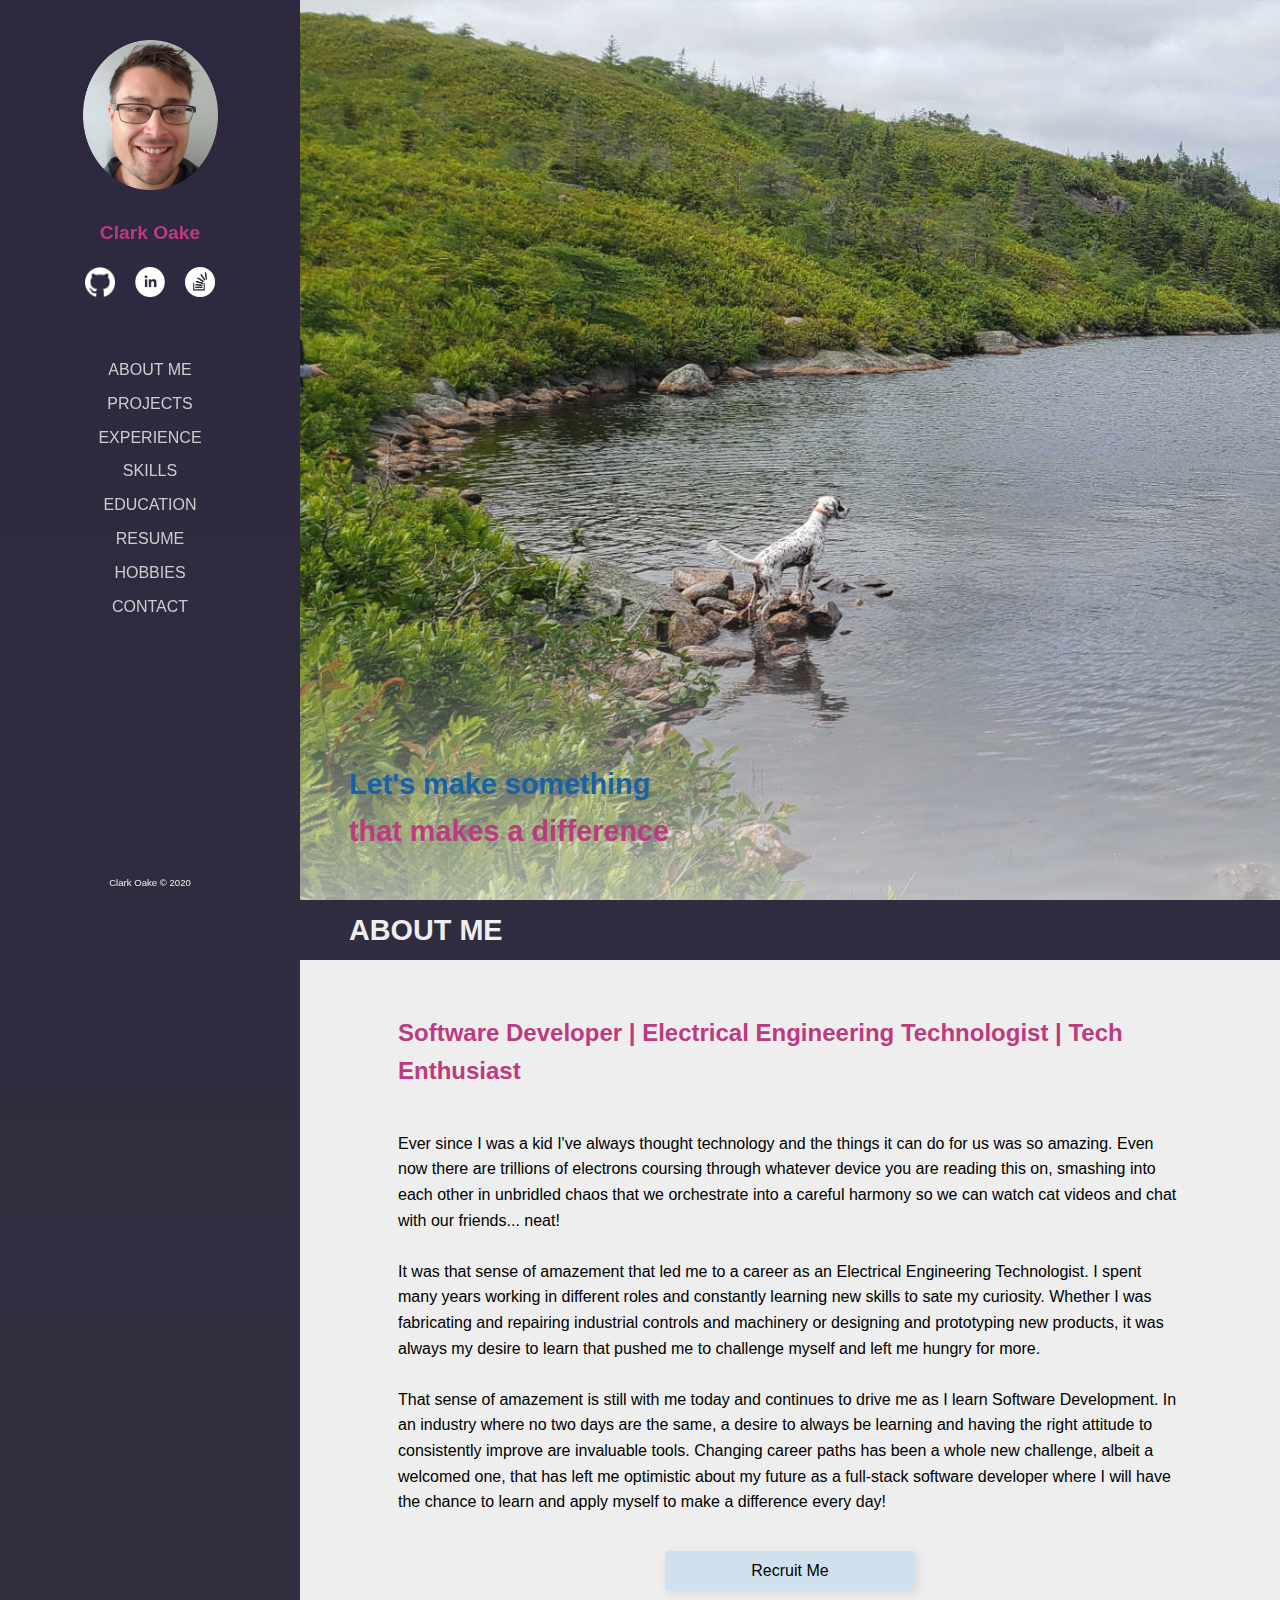
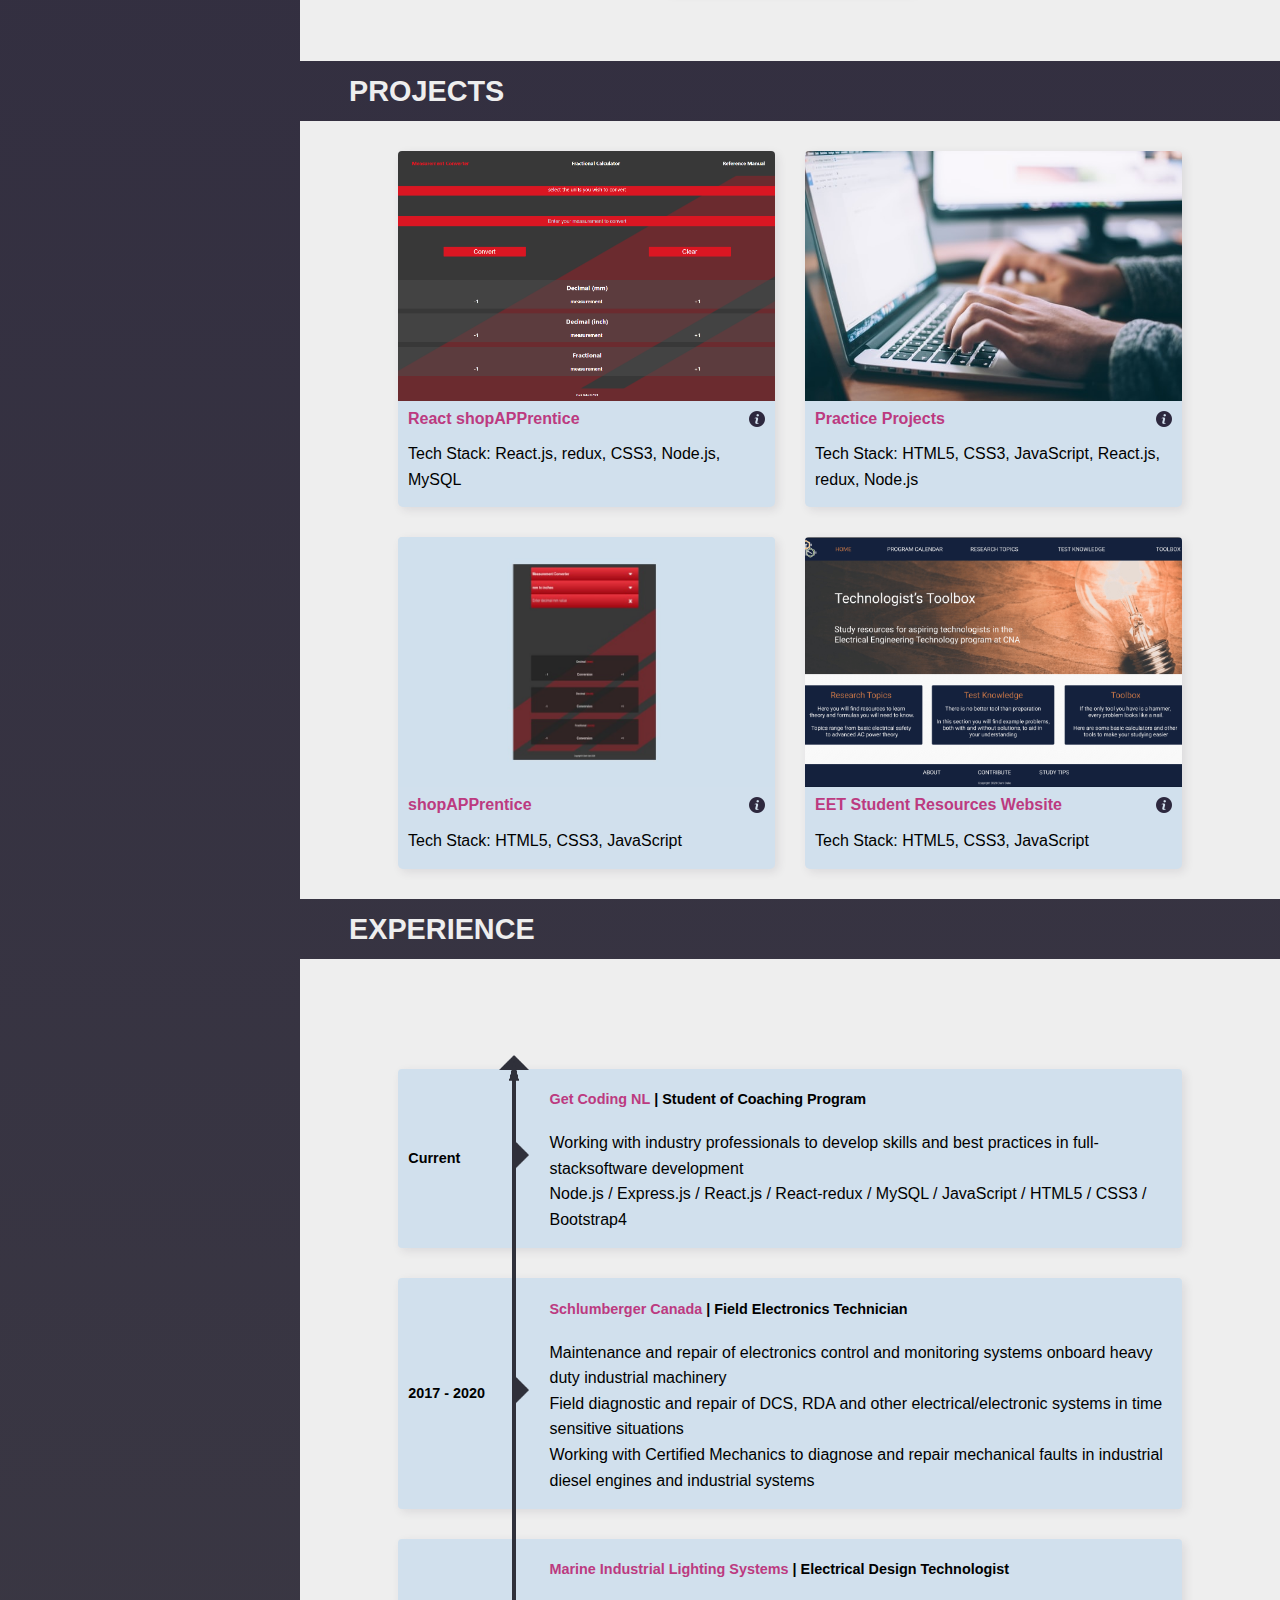
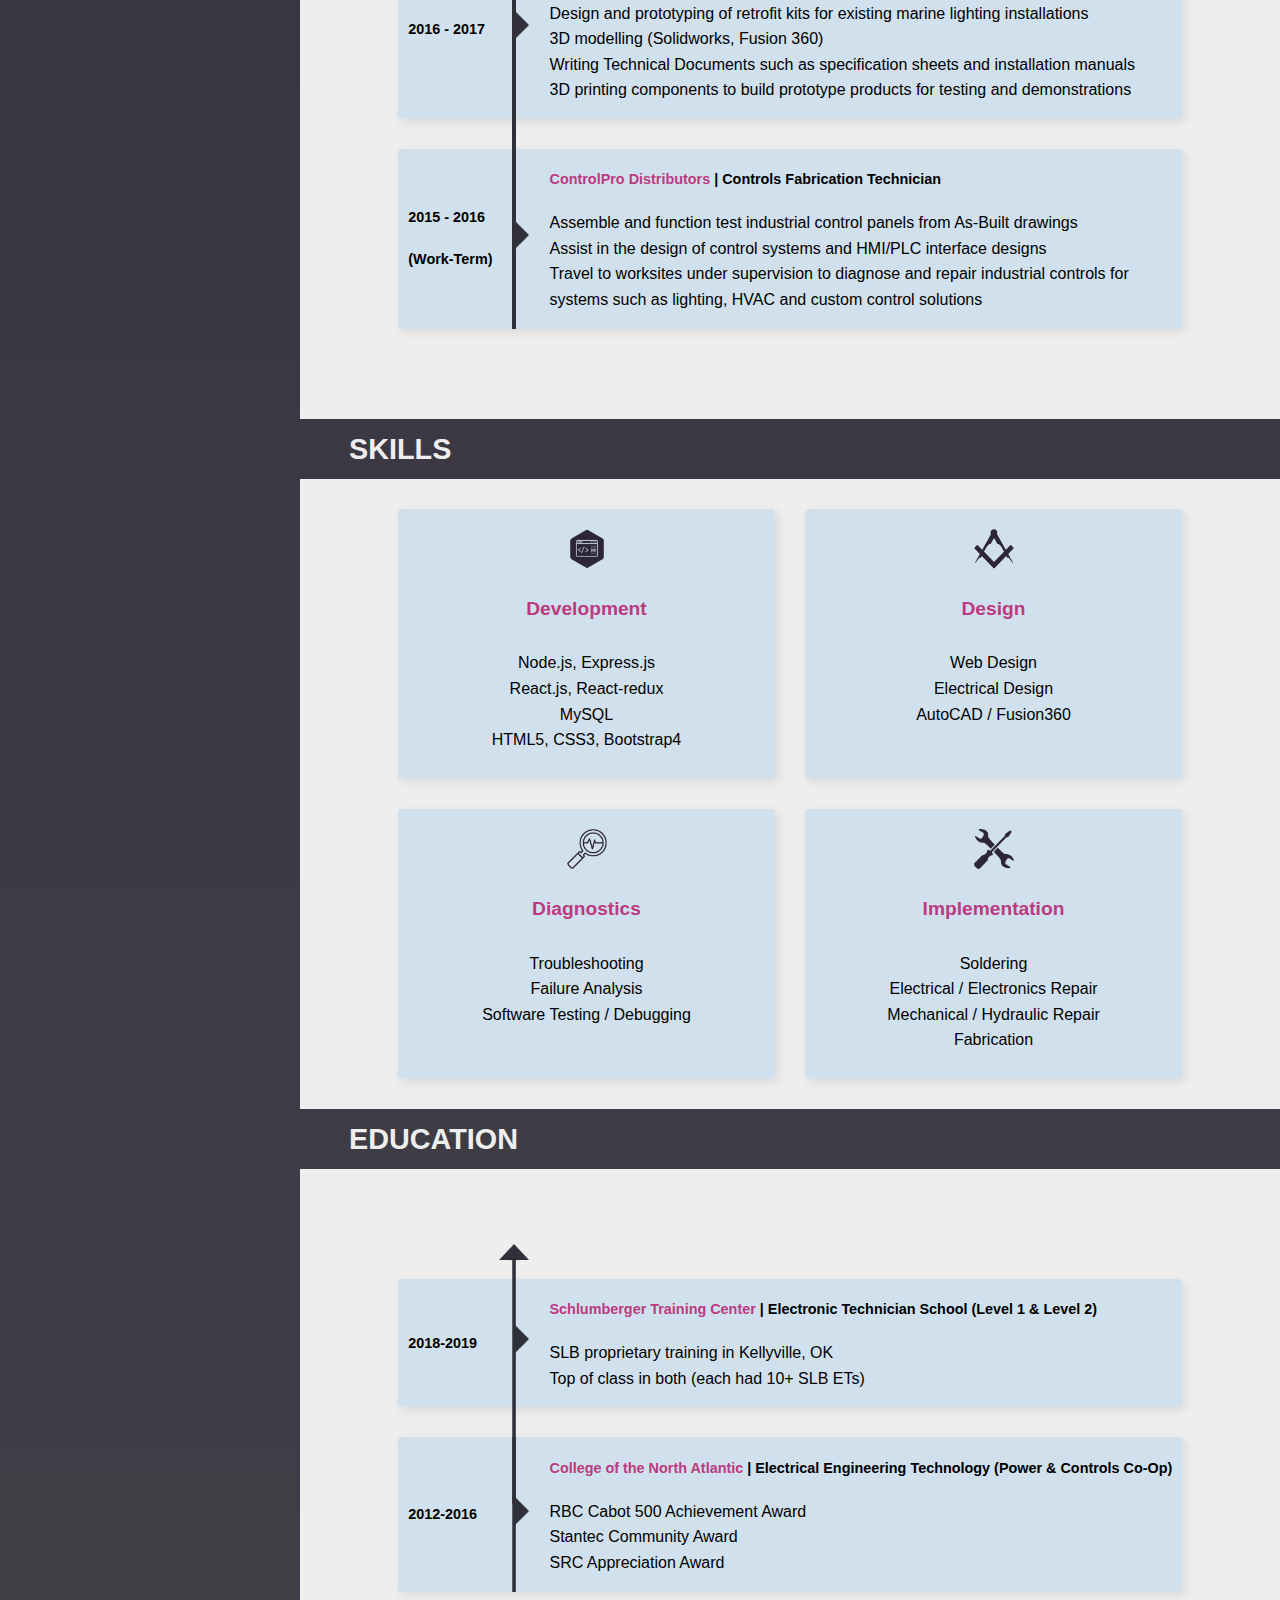
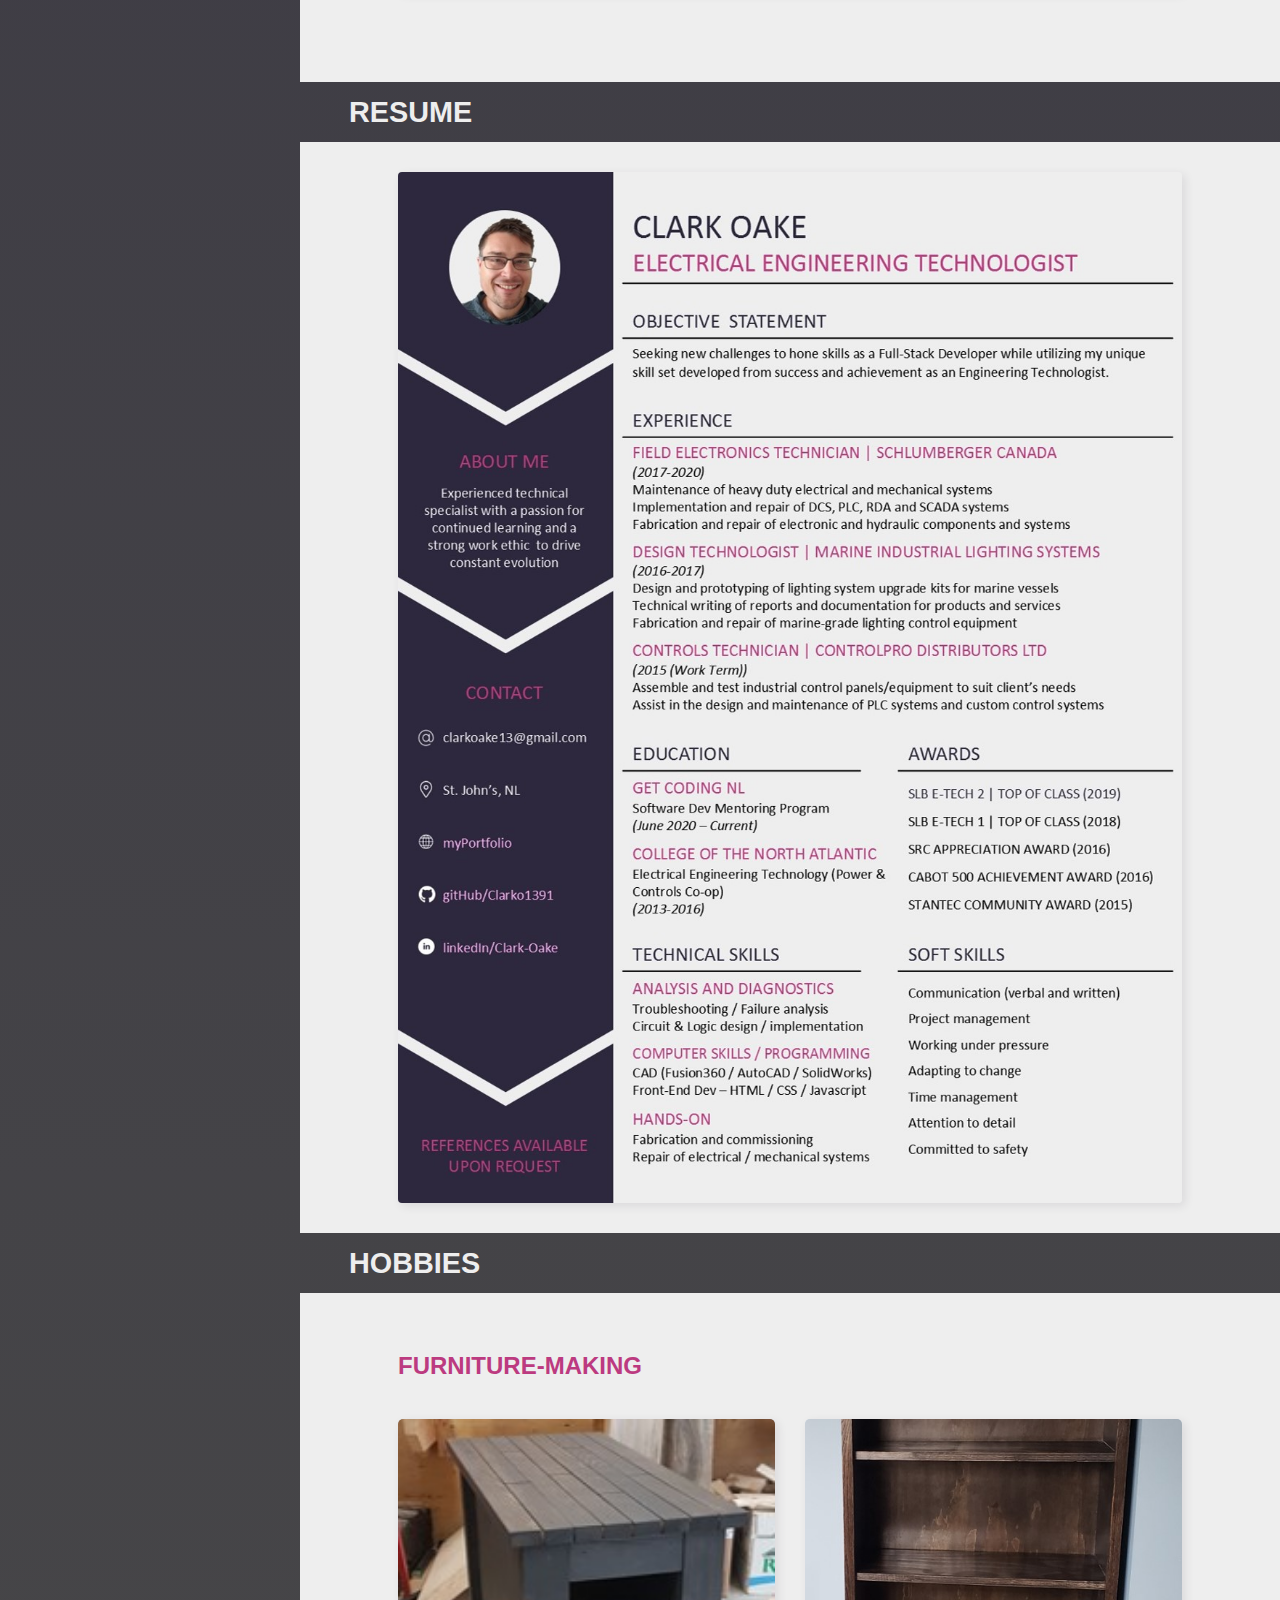
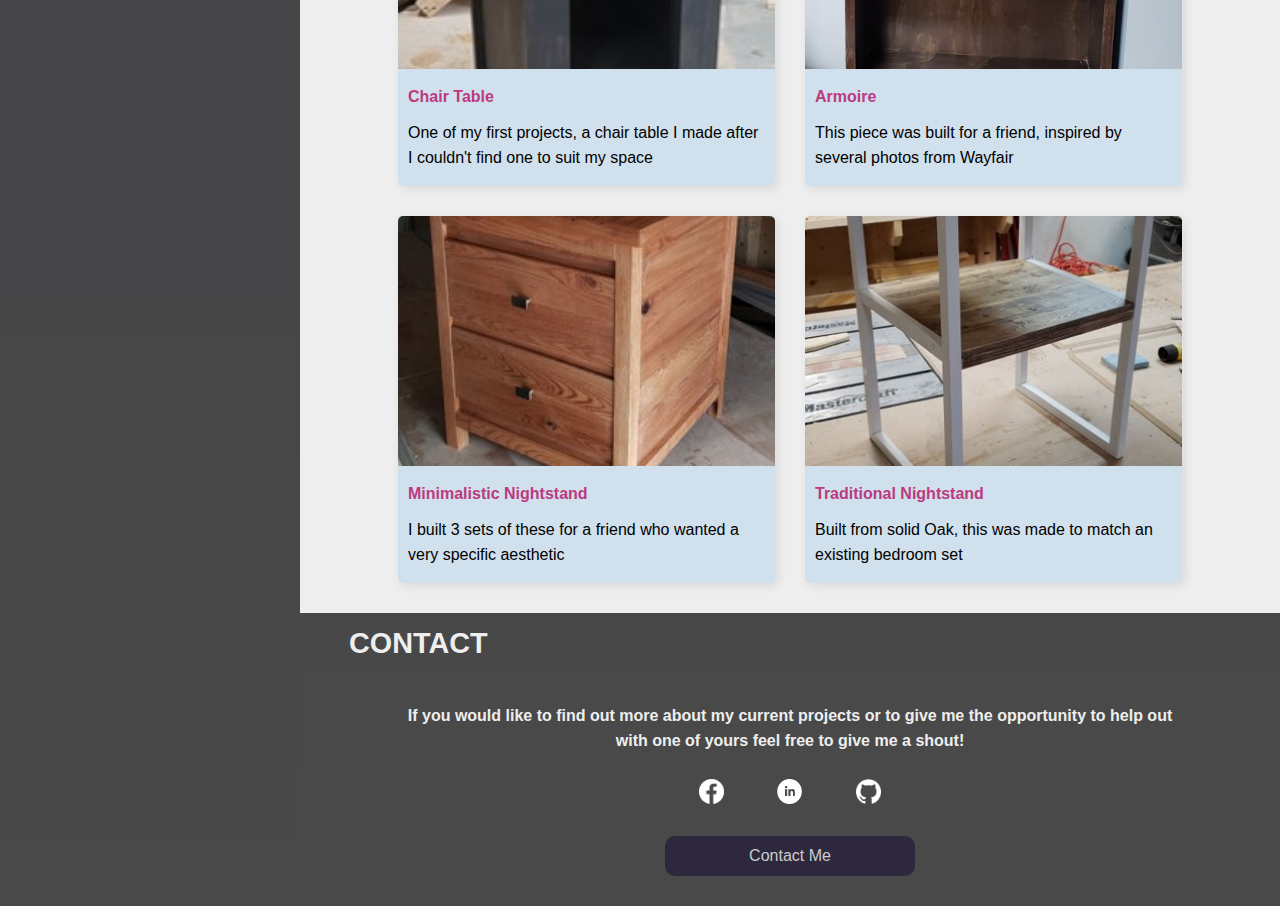
<file: index.html>
<!DOCTYPE html>
<html>
<head>
    <meta charset='utf-8'>
    <meta http-equiv='X-UA-Compatible' content='IE=edge'>
    <title>Clark Oake | Welcome</title>
    <meta name='viewport' content='width=device-width, initial-scale=1'>
    <link rel='stylesheet' type='text/css' media='screen' href='style.css'>
</head>
<body>

<!-- Sidebar -->
    <div id="sidebar">
        <div id="topContainer">
        <div id="portraitBox"><img src="./img/portrait.png" alt="its me" id="portrait" height="150px" width="135px"></div>
            <div id="intro"><p class="largeScreen"><strong> Clark Oake </strong></p><p class="smallScreen"><strong> Clark Oake </strong> <br>Software Developer | Engineering Technologist | Tech Enthusiast</p></div>
            <div id="navIcons">
                <div class="navBox"><a href="https://github.com/Clarko1391" target="_blank"><img class="largeScreen navIcon" src="./img/github.png" alt="Github" width="30px" height="30px"><img class="smallScreen navIcon" src="./img/github.png" alt="Github" width="20px" height="20px"></a></div>
                <div class="navBox"><a href="https://www.linkedin.com/in/clark-oake-483954112/" target="_blank"><img class="largeScreen navIcon" src="./img/linkedin.png" alt="Linkedin" width="30px" height="30px"><img class="smallScreen navIcon" src="./img/linkedin.png" alt="Linkedin" width="20px" height="20px"></a></div>
                <div class="navBox"><a href="https://stackoverflow.com/users/13834460/clark-oake" target="_blank"><img class="largeScreen navIcon" src="./img/stackoverflow.png" alt="Stackoverflow" width="30px" height="30px"><img class="smallScreen navIcon" src="./img/stackoverflow.png" alt="Stackoverflow" width="20px" height="20px"></a></div>
            </div>
            <div id="menu"><img src="./img/menu.png" alt="menu" id="menuIcon" height="20px" width="20px"></div>
            <div id="navLinks">
                <ul>
                    <li class="nav"><button class="link" id="aboutMeButton">ABOUT ME</button></li>
                    <li class="nav"><button class="link" id="projectsButton">PROJECTS</button></li>
                    <li class="nav"><button class="link" id="experienceButton">EXPERIENCE</button></li>
                    <li class="nav"><button class="link" id="skillsButton">SKILLS</button></li>
                    <li class="nav"><button class="link" id="educationButton">EDUCATION</button></li>
                    <li class="nav"><button class="link" id="resumeButton">RESUME</button></li>
                    <li class="nav"><button class="link" id="hobbiesButton">HOBBIES</button></li>
                    <li class="nav"><button class="link" id="contactButton">CONTACT</button></li>
                </ul>
            </div>
        </div>
        <div id="bottomContainer">
            <p>Clark Oake &copy; 2020</p>
        </div>
    </div>

<!-- Main Sections -->
    <div id="main"> <!-- 1st div to position content past sidebar-->
        <div class="window">
            <div id="sbBG">
                <img src="./img/sbBG.png" alt="gradient" id="gradientBG">
            </div>
        </div>
        <div class="wrapper"> <!-- 2nd div to position content-->
            <!-- Showcase -->
            <section id="showcase">
                <div class="bgImage"></div>
                <div class="textWrapper">
                    <h1></h1>
                    <h2>Let's make something <strong> <br> that makes a difference </strong></strong></h2>
                </div>
            </section>

            <!-- About Me -->
            <div class="sectionTitle" id="aMHeader"><h2>About me</h2></div>
            <section id="aboutMe">
                <div class="sectionWrapper">
                <h3>Software Developer | Electrical Engineering Technologist | Tech Enthusiast</h3>
                <p>Ever since I was a kid I've always thought technology and the things it can do for us was so amazing. Even now there are trillions of electrons coursing through whatever device you are reading this on, smashing into each other in unbridled chaos that we orchestrate into a careful harmony so we can watch cat videos and chat with our friends... neat! <br><br>
 
                    It was that sense of amazement that led me to a career as an Electrical Engineering Technologist. I spent many years working in different roles and constantly learning new skills to sate my curiosity. Whether I was fabricating and repairing industrial controls and machinery or designing and prototyping new products, it was always my desire to learn that pushed me to challenge myself and left me hungry for more.<br> <br>
                    
                    That sense of amazement is still with me today and continues to drive me as I learn Software Development. In an industry where no two days are the same, a desire to always be learning and having the right attitude to consistently improve are invaluable tools. Changing career paths has been a whole new challenge, albeit a welcomed one, that has left me optimistic about my future as a full-stack software developer where I will have the chance to learn and apply myself to make a difference every day!
                </p> 
                <button id="recruitMe">Recruit Me</button>
            </section>

            <!-- Projects -->
            <div class="sectionTitle" id="projectsHeader"><h2>Projects</h2></div>
            <section id="projects">
                <div class="sectionWrapper">
                    <div class="gridBox" id="project">
                        <div class="projectBox">
                            <div class="projectMain" id="pBox" onTouchStart="">
                                <div class="projectImage" id="pImg2"></div>
                                <div class="projectTitle">
                                    <h4>React shopAPPrentice</h4>
                                    <img src='./img/infoTag.png' class="projectInfoTag"></img>
                                </div>
                                <p>Tech Stack: React.js, redux, CSS3, Node.js, MySQL</p>
                            </div>
                            <div class="projectDescription" id="pBoxDesc">
                                <p class="pDesc">After completing the first version of this app, I decided to rewrite it into React-redux as a learning experience and to improve the functionality of the app immensely! Although the front-end components are mostly complete, this full-stack project is still a work in progress</p>
                                <button class="projectLink"><a href="https://github.com/Clarko1391/React-Redux-Shop-APPrentice" target="_blank">Check it out on Github</a></button>
                            </div>
                        </div>
                        <div class="projectBox">
                            <div class="projectMain" id="pBox" onTouchStart="">
                                <div class="projectImage" id="pImg4"></div>
                                <div class="projectTitle">
                                    <h4>Practice Projects</h4>
                                    <img src='./img/infoTag.png' class="projectInfoTag"></img>
                                </div>
                                <p>Tech Stack: HTML5, CSS3, JavaScript, React.js, redux, Node.js</p>
                            </div>
                            <div class="projectDescription" id="pBoxDesc">
                                <p class="pDesc">This is a Github repo filled with several small projects I built while I was learning to code various languages and frameworks. They are mostly simple applications with basic styling but I put my twist on them where I could and learned a lot in the process!</p>
                                <div class="pBoxButtonOverflow">
                                    <button class="projectLink-small"><a href="https://github.com/Clarko1391/JavaScript-Practice" target="_blank">JavaScript</a></button>
                                    <button class="projectLink-small"><a href="https://github.com/Clarko1391/React-Practice" target="_blank">React.js</a></button>
                                </div>
                                <div class="pBoxButtonOverflow">
                                    <button class="projectLink-small"><a href="https://github.com/Clarko1391/reduxPractice" target="_blank">React-Redux</a></button>
                                    <button class="projectLink-small"><a href="https://github.com/Clarko1391/Node-Practice" target="_blank">Node.js</a></button>
                                </div>
                            </div>
                        </div>
                        <div class="projectBox">
                            <div class="projectMain"  id="pBox" onTouchStart="">
                                <div class="projectImage" id="pImg1"></div>
                                <div class="projectTitle">
                                    <h4>shopAPPrentice</h4>
                                    <img src='./img/infoTag.png' class="projectInfoTag"></img>
                                </div>    
                                <p>Tech Stack: HTML5, CSS3, JavaScript</p>
                            </div>
                            <div class="projectDescription" id="pBoxDesc">
                                <p class="pDesc">After using the "measure twice, cut once" ideology and coming up short one too many times I realized the problem may not be the tape measure! I built this app to take some of the guess work out of converting from metric to imperial when I'm working in my shop!</p>
                                <button class="projectLink"><a href="https://clarko1391.github.io/Shop-APPrentice/" target="_blank">Take a closer look</a></button>
                                <button class="projectLink"><a href="https://github.com/Clarko1391/Shop-APPrentice" target="_blank">Check it out on Github</a></button>
                            </div>
                        </div>
                        <div class="projectBox">
                            <div class="projectMain" id="pBox" onTouchStart="">
                                <div class="projectImage" id="pImg3"></div>
                                <div class="projectTitle">
                                    <h4>EET Student Resources Website</h4>
                                    <img src='./img/infoTag.png' class="projectInfoTag"></img>
                                </div>
                                <p>Tech Stack: HTML5, CSS3, JavaScript</p>
                            </div>
                            <div class="projectDescription" id="pBoxDesc">
                                <p class="pDesc">A website I am building in cooperation with one of my past college professors from the Electrical Engineering Technology program at the College of the North Atlantic. This website is still in the very early stages but it is meant to be a homepage for students to access curated lessons, content and applications to help them succeed in their studies</p>
                                <button class="projectLink"><a href="https://clarko1391.github.io/EET-Resources-Website/" target="_blank">Take a closer look</a></button>
                                <button class="projectLink"><a href="https://github.com/Clarko1391/EET-Resources-Website" target="_blank">Check it out on Github</a></button>
                            </div>
                        </div>
                        
                    </div>
                </div>
            </section>

            <!-- Experience -->
            <div class="sectionTitle" id="experienceHeader"><h2>Experience</h2></div>
            <section id="experience">
                <div class="sectionWrapper">
                    <div class="timelineBox">
                        <div class="expWrapper">
                            <div class="expBox topBox">
                                <div class="date"><h4>Current</h4></div>
                                <div class="arrow"><img id="expArrow1" src="./img/timelinearrow.png" alt="timelineArrow"><img class="arrowHead" id="expArrowHead" src="./img/arrowhead.png" alt="arrowHead"><img src="./img/arrow.png" alt="entryArrow" height="30px" width="15px"></div>
                                <div class="expContent">
                                    <h4><strong>Get Coding NL</strong>     |     Student of Coaching Program</h4>
                                    <p>Working with industry professionals to develop skills and best practices in full-stacksoftware development <br>
                                        Node.js / Express.js / React.js / React-redux / MySQL / JavaScript / HTML5 / CSS3 / Bootstrap4</p>
                                </div>
                            </div>
                            <div class="expBox">
                                <div class="date"><h4>2017 - 2020</h4></div>
                                <div class="arrow"><img src="./img/arrow.png" alt="entryArrow" height="30px" width="15px"></div>
                                <div class="expContent">
                                    <h4><strong>Schlumberger Canada</strong>      |     Field Electronics Technician</h4>
                                    <p>Maintenance and repair of electronics control and monitoring systems onboard heavy duty industrial machinery <br>
                                        Field diagnostic and repair of DCS, RDA and other electrical/electronic systems in time sensitive situations <br>
                                        Working with Certified Mechanics to diagnose and repair mechanical faults in industrial diesel engines and industrial systems</p>
                                </div>
                            </div>
                            <div class="expBox">
                                <div class="date"><h4>2016 - 2017</h4></div>
                                <div class="arrow"><img src="./img/arrow.png" alt="entryArrow" height="30px" width="15px"></div>
                                <div class="expContent">
                                    <h4><strong>Marine Industrial Lighting Systems</strong>      |     Electrical Design Technologist</h4>
                                    <p>Design and prototyping of retrofit kits for existing marine lighting installations <br>
                                        3D modelling (Solidworks, Fusion 360) <br>
                                        Writing Technical Documents such as specification sheets and installation manuals <br>
                                        3D printing components to build prototype products for testing and demonstrations</p>
                                </div>
                            </div>
                            <div class="expBox bottomArrow">
                                <div class="date"><h4>2015 - 2016 </h4> <h4>(Work-Term)</h4></div>
                                <div class="arrow"><img id="expArrow2" src="./img/timelinearrow.png" alt="timelineArrow"><img src="./img/arrow.png" alt="entryArrow" height="30px" width="15px"></div>
                                <div class="expContent">
                                    <h4><strong>ControlPro Distributors</strong>      |     Controls Fabrication Technician</h4>
                                    <p>Assemble and function test industrial control panels from As-Built drawings <br>
                                        Assist in the design of control systems and HMI/PLC interface designs <br>
                                        Travel to worksites under supervision to diagnose and repair industrial controls for systems such as lighting, HVAC and custom control solutions</p>
                                </div>
                            </div>
                        </div>
                    </div>
                </div>
            </section>

            <!-- Skills -->
            <div class="sectionTitle" id="skillsHeader"><h2>Skills</h2></div>
            <section id="skills">
                <div class="sectionWrapper">
                    <div id="skill">
                        <div class="skillBox">
                            <div class="skillIcons"><img src="./img/Skills4.png" alt="CSS" class="skillIcon"></div>
                            <div><h4 class="skillTitle">Development</h4></div>
                            <div class="skillContent"><p>Node.js, Express.js <br> React.js, React-redux <br> MySQL <br> HTML5, CSS3, Bootstrap4 </p></div>
                        </div>
                        <div class="skillBox">
                            <div class="skillIcons"><img src="./img/Skills1.png" alt="Design" class="skillIcon"></div>
                            <div><h4 class="skillTitle">Design</h4></div>
                            <div class="skillContent"><p>Web Design <br> Electrical Design <br> AutoCAD / Fusion360</p></div>
                        </div>
                        <div class="skillBox">
                            <div class="skillIcons"><img src="./img/Skills3.png" alt="Diagnostics" class="skillIcon"></div>
                            <div><h4 class="skillTitle">Diagnostics</h4></div>
                            <div class="skillContent"><p>Troubleshooting <br> Failure Analysis <br> Software Testing / Debugging </p></div>
                        </div>
                        <div class="skillBox">
                            <div class="skillIcons"><img src="./img/Skills2.png" alt="Implementation" class="skillIcon"></div>
                            <div><h4 class="skillTitle">Implementation</h4></div>
                            <div class="skillContent"><p>Soldering <br> Electrical / Electronics Repair <br> Mechanical / Hydraulic Repair <br> Fabrication </p></div>
                        </div>
                        
                        
                    </div>
                </div>
            </section>

            <!-- Education -->
            <div class="sectionTitle" id="educationHeader"><h2>Education</h2></div>
            <section id="education">
                <div class="sectionWrapper">
                    <div class="timelineBox">
                        <div class="eduWrapper">
                            <div class="expBox">
                                <div class="date"><h4>2018-2019</h4></div>
                                <div class="arrow"><img id="eduArrow1" src="./img/timelinearrow.png" alt="timelineArrow"><img src="./img/arrowhead.png" alt="arrowHead" class="arrowHead" id="eduArrowHead"><img src="./img/arrow.png" alt="entryArrow" height="30px" width="15px"></div>
                                <div class="expContent">
                                    <h4><strong>Schlumberger Training Center</strong>     |     Electronic Technician School (Level 1 & Level 2)</h4>
                                    <p>SLB proprietary training in Kellyville, OK <br> Top of class in both (each had 10+ SLB ETs)</p>
                                </div>
                            </div>
                            <div class="expBox bottomArrow">
                                <div class="date"><h4>2012-2016</h4></div>
                                <div class="arrow"><img id="eduArrow2" src="./img/timelinearrow.png" alt="timelineArrow"><img src="./img/arrow.png" alt="entryArrow" height="30px" width="15px"></div>
                                <div class="expContent">
                                    <h4><Strong>College of the North Atlantic</Strong>     |     Electrical Engineering Technology (Power & Controls Co-Op)</h4>
                                    <p>RBC Cabot 500 Achievement Award <br> Stantec Community Award <br> SRC Appreciation Award</p>
                                </div>
                            </div>
                        </div>
                    </div>
                </div>
            </section>

            <!-- Resume -->
            <div class="sectionTitle" id="resumeHeader"><h2>Resume</h2></div>
            <section id="resume">
                <div class="sectionWrapper">
                    <div id="resumeBox">
                        <img id="myResume" src="./img/resume.jpg" alt="My Resume">
                        <!-- <object id="resumeObject" data="./pdf/clarkOake2020Public.pdf#toolbar=0" type="application/pdf">
                            <embed id="resumeEmbed" src="./pdf/clarkOake2020Public.pdf" type="application/pdf">
                        </object> -->
                        <div id="resumeOverlay">
                            <button id="resDownload">download PDF</button>
                            <button id="resFullScreen">View Fullsize</button>
                        </div>
                    </div>
                </div>
            </section>

            <!-- Hobbies -->
            <div class="sectionTitle" id="hobbiesHeader"><h2>Hobbies</h2></div>
            <section id="hobbies">
                <div class="sectionWrapper">
                    <div id="fMHeaderContainer">
                        <h3 id="fMHeader">FURNITURE-MAKING</h3>
                    </div>
                    <div class="gridBox" id="project">
                        <div class="hobbyBox">
                            <div class="hobbyImage" id="fm1"></div>
                            <div class="hobbyTitle"><h4>Chair Table</h4></div>
                            <div class="hobbyDesc"><p>One of my first projects, a chair table I made after I couldn't find one to suit my space</p></div>
                        </div>
                        <div class="hobbyBox">
                            <div class="hobbyImage" id="fm2"></div>
                            <div class="hobbyTitle"><h4>Armoire</h4></div>
                            <div class="hobbyDesc"><p>This piece was built for a friend, inspired by several photos from Wayfair</p></div>
                        </div>
                        <div class="hobbyBox">
                            <div class="hobbyImage" id="fm3"></div>
                            <div class="hobbyTitle"><h4>Minimalistic Nightstand</h4></div>
                            <div class="hobbyDesc"><p>I built 3 sets of these for a friend who wanted a very specific aesthetic </p></div>
                        </div>
                        <div class="hobbyBox">
                            <div class="hobbyImage" id="fm4"></div>
                            <div class="hobbyTitle"><h4>Traditional Nightstand</h4></div>
                            <div class="hobbyDesc"><p>Built from solid Oak, this was made to match an existing bedroom set</p></div>
                        </div>
                    </div>
                </div>
            </section>

            <!-- Contact -->
            <div class="sectionTitle" id="contactHeader"><h2>Contact</h2></div>
            <section id="contact">
                <div id="contactWrapper">
                    <div class="sectionWrapper">
                        <p id="contactMessage">If you would like to find out more about my current projects or to give me the opportunity to help out with one of yours feel free to give me a shout!</p>
                        <div id="socials">
                            <a href="https://www.facebook.com/clark.oake/" target="_blank"><img class="contactIcon" src="./img/facebook.png" alt="Facebook"></a>
                            <a href="https://www.linkedin.com/in/clark-oake-483954112/" target="_blank"><img class="contactIcon" src="./img/linkedin.png" alt="Linkedin"></a>
                            <a href="https://github.com/Clarko1391" target="_blank"><img class="contactIcon" src="./img/github.png" alt="Github"></a>
                        </div>
                        <button id="contactMe">Contact Me</button>
                    </div>
                </div>
            </section>
        </div>
    </div>
    <!-- Contact Modal -->
    <div id="modalBG" class="hideModal">
        <div id="modal">
            <h2>Send me a message</h2>
            <form id="modalForm" action="POST" data-netlify="true">
                <input class="modalInput" id="modalName name" type="text" name="name" placeholder="Your name" required>
                <input class="modalInput" id="modalEmail email" type="email" name="email" placeholder="Your email" required>
                <textarea class="modalInput" id="modalMessage message" type="text" name="message" placeholder="What's up?" required></textarea>
                <!-- <div data-netlify-recaptcha="true"></div> -->
                <button type="submit" id="modalButton">Send message</button>
            </form>
            <span id="closeModal">X</span>
        </div>
    </div>
<script src="main.js"></script>
</body>
</html>
</file>
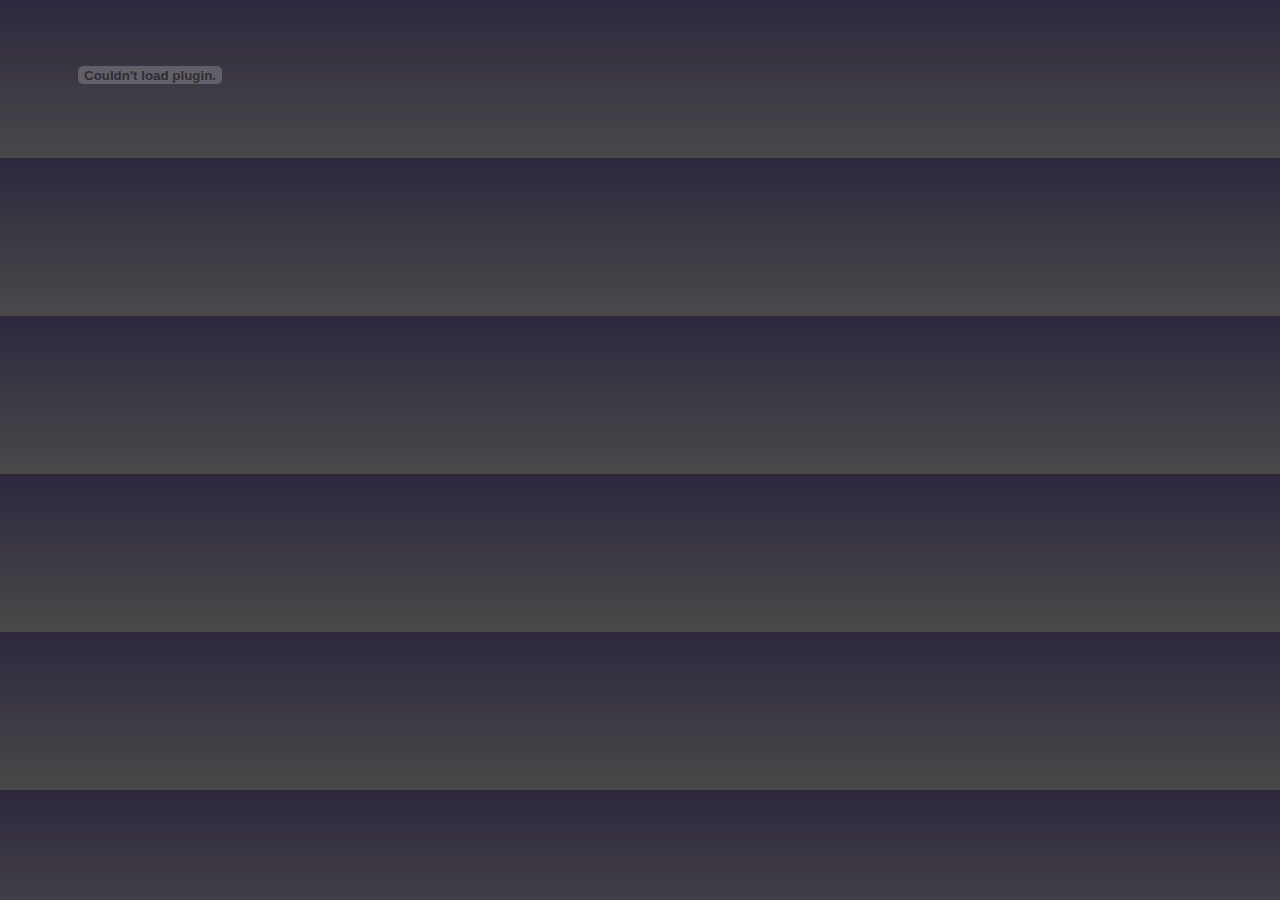
<file: resume.html>
<!DOCTYPE html>
<html lang="en">
<head>
    <meta charset="UTF-8">
    <meta name="viewport" content="width=device-width, initial-scale=1.0">
    <link rel="stylesheet" href="style.css">
    <title>Document</title>
</head>
<body>
    <object id="resumeObject" data="./pdf/clarkOake2020Public.pdf" type="application/pdf">
        <embed id="resumeEmbed" src="./pdf/clarkOake2020Public.pdf" type="application/pdf">
    </object>
</body>
</html>
</file>
<file: style.css>
/* CSS Variables */
:root {
    --prim1: #2d283E;
    --prim2: #494949;
    --white: #eeeeee;
    --black: #000000;
    --buttontext: #cccccc;
    --bluetext: #1762A7;
    --pinktext: #BC3A80;
    --boxbg: #D1E0ED;
    --scol: rgba(45, 40, 62, 0.1);
    --shadow: 3px 3px 10px var(--scol);
}

/* -1px -1px 0 #ccc, 1px -1px 0 #ccc, -1px 1px 0 #ccc, 1px 1px 0 #ccc; */

/* Global Elements */
body {
    background-image: linear-gradient(var(--prim1), var(--prim2));
    font-family: helvetica, sans-serif;
    font-size: 16px;
    line-height: 1.6;
    color: var(--white);
    margin: 0px;
    padding: 0px;
    overflow-x: hidden;
    overflow-y: scroll;
}

ul {
    list-style-type: none;
    padding: 0px;
}

button {
    background: transparent;
    color: var(--buttontext);
    font-size: 1em;
    border: 0px;
    cursor: pointer;
}

button:hover {
    transform: translateX(10px);
    transition: all 0.3s ease;
}

button:focus {
    outline: none;
}

h1 {
    font-size: 2em;
    color: var(--bluetext);
}

h2 {
    font-size: 1.8em;
    color: var(--bluetext);
}

.sectionTitle h2 {
    color: var(--white);
    text-transform: uppercase;
}

h3 {
    font-size: 1.5em;
    color: var(--pinktext);
}

strong {
     color: var(--pinktext);
}

b {
    font-size: 1.5em;
    padding: 0px 5px 0px 0px;
}

/* Sidebar Elements */
#sidebar {
    width: 300px;
    height: 100vh;
    position: fixed;
    display: flex;
    flex-direction: column;
    justify-content: space-between;
    text-align: center;
}

#topContainer {
    height: 65vh;
    display: flex;
    flex-flow: column nowrap;
    margin: 30px 0px;
    justify-content: space-between;
    align-items: center;
}

#portraitBox {
    margin: 10px 0px;
}

#intro {
    font-size: 1.2em;
    margin: 10px 0px;
}

#intro p {
    margin: 0px;
}

.smallScreen {
    display: none;
}

.largeScreen {
    display: inline-block;
}

#navIcons {
    height: 35px;
    display: flex;
    flex-direction: row;
    justify-content: center;
    align-items: center;
    margin: 10px 0px;
}

#menuIcon:hover {
    transform: scale(1.05);
    transition: all 0.3s ease;
    cursor: pointer;
}

.navIcon:hover {
    transform: scale(1.05);
    transition: all 0.3s ease;
    cursor: pointer;
}

.navBox {
    margin: 0px 10px;
}

#navLinks {
    width: 150px;
    margin: 10px 0px;
}

#navLinks ul{
    margin: 0px;
    padding: 0px;
    height: 275px;
    display: flex;
    flex-direction: column;
    justify-content: space-evenly;
}

#menu {
    visibility: hidden;
}

.link {
    /* width: 150px; */
    height: 30px;
    padding: 2px 0px;
    text-align: center;
}

.link:focus {
    color: var(--pinktext);
}

#bottomContainer p {
    font-size: 0.6em;
}


/* Main Section Elements */
#main {
    width: 100%;
    display: grid;
    grid-template-columns: 300px auto;
}

#gradientBG {
    position: absolute;
    top: 0;
    left: 100%;
    display: none;
}

.wrapper {
    grid-column-start: 2;
    min-width: 400px;
    width: 100%;
    color: var(--black);
    display: flex;
    flex-direction: column;
    align-items: center;

}

#showcase {
    min-height: 400px;
    height: 100vh;
    width: 90%;
    display: flex;
    flex-direction: column;
    justify-content: center;
    position: relative;
    overflow-x: hidden;
}

.bgImage {
    position: absolute;
    left: 0px;
    top: 0px;
    min-width: 400px;
    min-height: 400px;
    width: 100%;
    height: 100vh;
    background-image: linear-gradient(to bottom, rgba(255, 255, 255, 0), rgba(255, 255, 255, 0), rgba(255, 255, 255, 0), rgba(255, 255, 255, 0.6)), url(img/showcase.jpg);
    background-size: cover;
    background-repeat: no-repeat;
    opacity: 0.95;
}

.textWrapper{
    height: 95vh;
    width: 90%;
    display: flex;
    flex-direction: column;
    justify-content: space-between;
}

#showcase h2{
    z-index: 2;
    text-align: start;
}

.sectionTitle {
    text-transform: uppercase;
    background-color: transparent;
    width: 90%;
    height: 10vh;
    max-height: 60px;
    display: flex;
    flex-direction: column;
    justify-content: center;
}

#main section{
    width: 100%;
    display: flex;
    flex-direction: column;
    justify-content: center;
    align-items: center;
    background-color: var(--white);
}

/* About Me */

#aboutMe {
    max-height: fit-content;
}

#aboutMe p {
    padding-bottom: 20px;
}

.sectionWrapper {
    width: 80%;
    display: flex;
    flex-direction: column;
    justify-content: center;
    align-items: center;
    margin: 30px 0px;
    height: fit-content;
}

.sectionWrapper h3{
    width: 100%;
    text-align: left;
}

#recruitMe {
    color: var(--black);
    width: 250px;
    height: 40px;
    background-color: var(--boxbg);
    margin-bottom: 40px;
    border-radius: 4px;
    box-shadow: var(--shadow);
    text-align: center;
}

#recruitMe:hover {
    transform: scale(1.1);
    transition: all 0.3s ease;
    cursor: pointer;
}

/* Projects */

.gridBox {
    display: grid;
    grid-template-columns: repeat(2, 1fr);
    gap: 30px;
    justify-content: center;
    width: 100%;
}

.projectBox {
    min-width: 300px;
    min-height: 300px;
    background-color: var(--boxbg);
    box-shadow: var(--shadow);
    display: flex;
    flex-direction: column;
    justify-content: space-between;
    text-align: left;
    border-radius: 5px;
    position: relative;
}

.projectBox h4 {
    margin: 5px 10px;
    padding: 0px;
    color: var(--pinktext);
}

.projectBox p{
    margin: 5px 10px;
    padding-bottom: 10px;
    border-radius: 0px 0px 4px 4px;
}

.projectImage {
    min-height: 250px;
    border-radius: 4px 4px 0px 0px;
}

.projectTitle {
    display: flex;
    justify-content: space-between;
}

.projectInfoTag {
    width: 16px;
    height: 16px;
    padding: 10px 10px 5px 5px;
}

.projectDescription {
    position: absolute;
    top: 0;
    bottom: 0;
    right: 0;
    left: 0;
    display: none;
    flex-direction: column;
    justify-content: space-around;
    align-items: center;
    text-align: center;
    background: rgba(73, 73, 73, 0.8);
    z-index: 0;
    color: var(--white);
}

.projectDescription a {
    color: var(--prim2);
    text-decoration: none;
}


.projectLink {
    width: 250px;
    padding: 10px;
    text-align: center;
    background-color: var(--boxbg);
    border-radius: 4px;
    box-shadow: var(--shadow);
    cursor: pointer;
}

.projectLink-small {
    width: 125px;
    padding: 10px;
    text-align: center;
    background-color: var(--boxbg);
    border-radius: 4px;
    box-shadow: var(--shadow);
    cursor: pointer;
}

.projectLink:hover{
    background-color: var(--buttontext);
    color: white;
}

.projectLink-small:hover{
    background-color: var(--buttontext);
    color: white;
}

/*  Hover Effect */

#pBox:hover + #pBoxDesc, #pBox:active + #pBoxDesc {
    display: flex;
}

#pBoxDesc:hover, #pBoxDesc:active{
    display: flex;
}

.pBoxButtonOverflow {
    width: 75%;
    display: flex;
    flex-direction: row;
    justify-content: space-around;
}

#pImg1 {
    background: url('./img/shopAPPrentice.jpg') center no-repeat;
    background-size: cover;
}

#pImg2 {
    background: url('./img/reactreduxshopAPPrentice.png') top no-repeat;
    background-size: cover;
}

#pImg3 {
    background: url('./img/eetResourceSite.png') top no-repeat;
    background-size: cover;
}

#pImg4 {
    background: url('./img/learningToCode.jpg') center no-repeat;
    background-size: cover;
}

/* Experience */

.timelineBox {
    width: 100%;
    margin: 40px 0px;
    height: fit-content;
    overflow-y: hidden;
    padding: 40px 20px 20px;
}

.arrow {
    position: relative;
    padding-right: 10px;
}

.arrowHead {
    width: 30px;
    position: absolute;
    left: -15px;
    top: -85px;
}

#expArrow1 {
    width: 10px;
    height: 850px;
    position: absolute;
    top: -80px;
    left: -5px;
    z-index: 2;
}

#expArrow2 {
    width: 10px;
    height: 500px;
    position: absolute;
    top: -340px;
    left: -5px;
    z-index: 2;
}

.bottomArrow {
    overflow-y: hidden;
}

.expWrapper {
    height: fit-content;
    width: 100%;
    gap: 30px;
    display: flex;
    flex-direction: column;
    justify-content: space-around;
}

.expBox {
    width: 100%;
    height: fit-content;
    display: flex;
    flex-direction: row;
    justify-content: space-around;
    align-items: center;
    background-color: var(--boxbg);
    box-shadow: var(--shadow);
    border-radius: 4px;
}

.expBox h4 {
    font-size: 0.9em;
}

.topBox {
    position: relative;
}

.date {
    min-width: 90px;
    padding: 0px 5px;
    width: 10%;
}

.expContent {
    width: 80%;
}

/* Skills */

#skill {
    display: grid;
    grid-template-columns: repeat(4, 1fr);
    gap: 15px;
    justify-content: center;
    width: 100%;
}


.skillBox {
    background-color: var(--boxbg);
    box-shadow: var(--shadow);
    padding: 10px;
    min-width: 140px;
    border-radius: 4px;
}

.skillIcons {
    width: 100%;
    padding-top: 10px;
    display: flex;
    justify-content: center;
    align-items: center;
}

.skillIcon {
    height: 40px;
    width: 40px;
    margin: 0px 5px;
}

.skillTitle {
    font-size: 1.2em;
    color: var(--pinktext);
    text-align: center;
}

.skillContent {
    text-align: center;
}

/* Education */

#eduArrowHead {
    top: -80px;
}

#eduArrow1 {
    width: 10px;
    height: 250px;
    position: absolute;
    top: -70px;
    left: -5px;
    z-index: 2;
}

#eduArrow2 {
    width: 10px;
    height: 250px;
    position: absolute;
    top: -100px;
    left: -5px;
    z-index: 2;
}

.eduWrapper {
    height: fit-content;
    width: 100%;
    gap: 30px;
    display: flex;
    flex-direction: column;
    justify-content: space-around;
}

/* Resume */
#resumeBox {
    min-width: 400px;
    width: 100%;
    height: 100%;
    position: relative;
    background-color: var(--white);
    border: 1px solid var(--prim2);
    box-shadow: var(--shadow);
    border-radius: 4px;
    border: none;
}

#myResume {
    width: 100%;
    height: 100%;
    border-radius: 4px;
}

#resumeOverlay {
    width: 100%;
    height: 100%;
    background-color: rgba(73, 73, 73, 0.75);
    display: flex;
    justify-content: space-around;
    align-items: flex-end;
    display: none;
}


/* #resumeObject {
    position: absolute;
    width: 100%;
    height: 100%;
    top: 0;
    left: 0;
    bottom: 0;
    right: 0;
} */

/* #resumeEmbed {
    position: absolute;
    top: 0;
    left: 0;
    bottom: 0;
    right: 0;
    width: 100%;
    height:100%;
} */

/* Hobbies */
#fMHeaderContainer {
    width: 100%;
    padding-bottom: 10px;
}

#fMHeader {
    width: 100%;
    text-align: left;
}

.hobbyBox {
    min-width: 300px;
    min-height: 300px;
    background-color: var(--boxbg);
    box-shadow: var(--shadow);
    display: flex;
    flex-direction: column;
    justify-content: space-between;
    text-align: left;
    border-radius: 5px;
    position: relative;
    overflow: hidden;
}

.hobbyBox h4 {
    margin: 5px 10px;
    padding: 10px 0px 0px;
    color: var(--pinktext);
}

.hobbyBox p{
    margin: 5px 10px;
    padding-bottom: 10px;
    border-radius: 0px 0px 4px 4px;
}

.hobbyImage {
    min-height: 250px;
    border-radius: 4px 4px 0px 0px;
}

.hobbyImage:hover {
    transition: ease all 0.3s;
    transform: scale(1.1);

}

#fm1 {
    background: url('./img/fm1-fs.jpg') top no-repeat;
    background-size: cover;
}

#fm2 {
    background: url('./img/fm2-fs.jpg') center no-repeat;
    background-size: cover;
}

#fm3 {
    background: url('./img/fm3-fs.jpg') center no-repeat;
    background-size: cover;
}

#fm4 {
    background: url('./img/fm4-fs.jpg') center no-repeat;
    background-size: cover;
}

/* Contact */
#contactWrapper {
    width: 100%;
    height: 100%;
    background-color: var(--prim2);
    display: flex;
    flex-direction: column;
    justify-content: space-between;
    align-items: center;
}

#contactMessage {
    text-align: center;
    color: var(--white);
    font-weight: bold;
    margin: 0;
}

#socials {
    width: 30%;
    background-color: var(--prim2);
    display: flex;
    justify-content: space-around;
    align-items: center;
    padding: 20px 0px;
}

.contactIcon {
    width: 25px;
    height: 25px;
    padding: 5px 0px;
}

#contactMe {
    width: 250px;
    height: 40px;
    background-color: var(--prim1);
    padding: 5px 0px;
    border-radius: 10px;
}

#contactMe:hover {
    transform: scale(1.1);
    transition: all 0.3s ease;
}

/* Contact Modal */
#modalBG {
    width: 100%;
    height: 100%;
    background-color: rgba(73, 73, 73, 0.75);
    position: fixed;
    top: 0;
    left: 0;
    display: flex;
    flex-direction: column;
    justify-content: center;
    align-items: center;
    z-index: 10;
    transition: all .5s ease;
}

.hideModal {
    opacity: 0;
    visibility: hidden;
}

.showModal {
    opacity: 1;
    visibility: visible;
}

#modal {
    position: relative;
    min-height: 400px;
    height: 50%;
    min-width: 350px;
    width: 50%;
    display: flex;
    flex-direction: column;
    justify-content: space-around;
    align-items: center;
    background-color: var(--prim1);
    border-radius: 8px;
}

#modalForm {
    width: 100%;
    height: 70%;
    display: flex;
    flex-direction: column;
    justify-content: space-around;
    align-items: center;
    background-color: var(--prim1);
    border-radius: 4px;
}

#modal h2 {
    font-size: 1.5em;
    width: 80%;
    text-align: left;
    color: var(--pinktext);

}

.modalInput {
    width: 80%;
    height: 10%;
    text-align: center;
    font-size: 1em;
    border-radius: 5px;
    border: none;
}

#modalMessage {
    height: fit-content;
    font-size: 1em;
}

#modalButton {
    height: 40px;
    width: 100%;
    background-color: var(--prim2);
}

#modalButton:hover {
    transform: translateX(0px);
    /* transform: scale(1.1); */
}

#closeModal {
    position: absolute;
    top: 20px;
    right: 25px;
    font-weight: bold;
    font-size: 2em;
    cursor: pointer;
    transform: scale(1.1);
}

/* Media Queries */

/* Tablet Size Responsiveness */

@media(min-width: 660px) and (max-width: 1024px) {

    #sidebar {
        width: 100vw;
        height: 150px;
        position: fixed;
        top: 0;
        left: 0;
        z-index: 4;
        display: flex;
        flex-direction: column;
        justify-content: center;
        align-items: center;
    }

    #topContainer {
        height: 140px;
        width: 90%;
        display: grid;
        /* grid-template-columns: 80px, auto, auto, auto, 80px; */
        /* grid-template-rows: 80px, 60px; */
        grid-template-areas:
        "portrait intro intro intro intro"
        "navLinks navLinks navLinks navLinks navIcons";
        box-sizing: border-box;
        margin: 0px;
    }

    #portraitBox {
        grid-area: portrait;
    }

    #portrait {
        width: 70px;
        height: 75px;
    }

    #intro {
        grid-area: intro;
        padding-left: 10%;
        text-align: left;
    }

    #intro strong {
        font-size: 2.5vw;
    }

    #intro p {
        font-size: 2vw;
    }

    .largeScreen {
        display: none;
    }

    .smallScreen {
        display: inline-block;
    }

    #navIcons {
        grid-area: navIcons;
    }

    .navBox {
        padding: 0px;
        margin: 0px 5px;
    }

    .navIcon {
        height: 20px;
        width: 20px;
    }

    #navLinks {
        height: 30px;
        width: fit-content;
        grid-area: navLinks;
    }

    .link {
        /* padding: 2px 0px; */
        margin: 0px 5px;
        font-size: 1.5vw;
    }

    button:hover {
        transform: translateX(3px);
    }

    #navLinks ul {
        flex-direction: row;
        justify-items: center;
        height: 30px;
    }

    #bottomContainer {
        display: none;
    }

    #main {
        grid-template-columns: auto 0px;
        grid-template-rows: 150px auto;
        position: relative;
        top: 0;
        left: 0;
    }

    .window {
        height: 100%;
        width: 100%;
        position: absolute;
        top: 0;
        left: 0;
        grid-row-start: 1;
        grid-column-start: 1;
        }

    #sbBG {
        height: 155px;
        width: 101%;
        position: fixed;
        top: -5px;
        left:-1%;
        z-index: 3;
        overflow-y: scroll;
        overflow-x: hidden;
        -ms-overflow-style: none;
        scrollbar-width: none;
        background: transparent;
    }

    #gradientBG {
        height: 8000px;
        position: absolute;
        top: 0px;
        left: 0px;
        display: initial;
    }

    #sbBG::-webkit-scrollbar{
        display: none;
    }

    .wrapper {
        position: relative;
        grid-column-start: 1;
        grid-row-start: 2;
        top: 0;
        left: 0;
    }

    #showcase {
        height: 85vh;
    }

    .bgImage {
        height: 85vh;
        min-width: 1400px;
        left: -300px;
        background-image: linear-gradient(to bottom, rgba(255, 255, 255, 0), rgba(255, 255, 255, 0), rgba(255, 255, 255, 0), rgba(255, 255, 255, 0.6)), url(img/showcase.jpg);
    }

    #showcase h1{
     z-index: -1;
    }

    .sectionWrapper h3{
        display: none;
    }

    #eduArrowHead {
        top: -110px;
    }

    #eduArrow1 {
        top: -100px;

    }

    #fMHeader {
        display: initial;
    }

}

/* Skill Boxes Responsiveness */

@media screen and (min-width: 660px) and (max-width: 1300px) {

    #skill {
        grid-template-columns: repeat(2, 1fr);
        gap: 30px;
    }
}

/* Mobile Size Responsiveness */

@media screen and (max-width: 659px) {

/* Skill Boxes Responsiveness on Mobile */
    #skill {
        grid-template-columns: repeat(1, 1fr);
    }

    #sidebar {
        width: 100vw;
        height: 100px;
        position: fixed;
        top: 0;
        left: 0;
        z-index: 4;
        display: flex;
        flex-direction: column;
        justify-content: center;
        align-items: center;
    }

    #topContainer {
        height: 90%;
        width: 90%;
        display: grid;
        grid-template-areas:
        "portrait intro intro intro"
        "menu blank-bottom blank-bottom navIcons";
        box-sizing: border-box;
        gap: 0px;
    }

    
    #portraitBox {
        grid-area: portrait;
        margin: 0px;
        width: fit-content;
    }

    #portrait {
        width: 50px;
        height: 55px;
    }

    #intro {
        grid-area: intro;
        text-align: left;
        margin: 0px;
    }

    #intro strong {
        font-size: 3vw;
    }

    #intro p {
        font-size: 2.5vw;
    }

    .largeScreen {
        display: none;
    }

    .smallScreen {
        display: inline-block;
    }

    #navIcons {
        grid-area: navIcons;
        width: fit-content;
        margin: 0px;
    }

    .navBox {
        padding: 0px;
        margin: 0px 10px;
    }

    .navIcon {
        height: 20px;
        width: 20px;
    }

    #menu {
        grid-area: menu;
        visibility: visible;
        width: 30px;
        height: 25px;
    }

    /*  */

    #navLinks {
        position: absolute;
        top: -1000px;
        left: 0px;
        width: 20vw;
        height: 50vh;
        background-color: rgba(45, 40, 62, 0.95);
        margin: 0;
        transition: all 1s ease;
        text-align: left;
    }

    #navLinks ul {
        height: 100%;
        justify-content: space-around;
    }

    /*  */

    .link {
        text-align: left;
        font-size: 2vw;
        padding-left: 10px;
    }

    button {
        text-align: center;
        font-size: 1em;
    }

    #bottomContainer {
        display: none;
    }

    #main {
        grid-template-columns: auto 0px;
        grid-template-rows: 100px auto;
        position: relative;
        top: 0;
        left: 0;
    }

    .window {
        height: 100%;
        width: 100%;
        position: absolute;
        top: 0;
        left: 0;
        grid-row-start: 1;
        grid-column-start: 1;
        }

    #sbBG {
        height: 105px;
        width: 101%;
        position: fixed;
        top: -5px;
        left: -1%;
        z-index: 3;
        overflow-y: scroll;
        overflow-x: hidden;
        /* -ms-overflow-style: none;
        scrollbar-width: none; */
        background: transparent;
    }

    #gradientBG {
        height: 10000px;
        width: auto;
        position: relative;
        top: 0px;
        left: 0px;
        display: initial;
    }

    #sbBG::-webkit-scrollbar{
        display: none;
    }

    .wrapper {
        position: relative;
        grid-column-start: 1;
        grid-row-start: 2;
        top: 150;
        left: 0;
    }

    #showcase {
        height: 85vh;
    }

    .bgImage {
        left: -300px;
        min-width: 1000px;
        height: 85vh;
        background-image: linear-gradient(to bottom, rgba(255, 255, 255, 0), rgba(255, 255, 255, 0), rgba(255, 255, 255, 0), rgba(255, 255, 255, 0.6)), url(img/showcase.jpg);
        background-position: left;
    }

    #showcase h1{
        z-index: -1;
    }

    .sectionWrapper h3{
        display: none;
    }

    .timelineBox {
        margin: 40px 0px;
        height: fit-content;
    }

    .arrow {
        position: relative;
        padding-right: 10px;
    }

    #expArrowHead {
        top: -110px;
    }

    #expArrow1 {
        height: 1200px;
        top: -100px;
    }

    #expArrow2 {
        height: 1000px;
        top: -330px;
    }

    .expWrapper {
        height: fit-content;
    }

    #eduArrow1 {
        height: 350px;
        top: -100px;
    }

    #eduArrow2 {
        height: 450px;
        top: -165px;
    }

    #eduArrowHead {
        top: -110px;
    }

    .eduWrapper {
        height: fit-content;
    }

    #fMHeader {
        display: initial;
    }

    #contactMe {
        text-align: center;
    }

}

/* .gridBox Responsiveness */

@media screen and (max-width: 800px) {
    .gridBox {
        grid-template-columns: repeat(1, 1fr);
    }
}

/* Sidebar height fix */

@media screen and (max-height: 620px) {
    #bottomContainer {
        display: none;
    }
}

/* eduArrow tablet size fix */

@media screen and (min-width: 700px) and (max-width: 1030px) {
    #eduArrow1 {
        top: -70px;
    }

    #eduArrowHead {
        top: -80px;
    }
}

@media screen and (max-width: 450px) {
    #eduArrow1 {
        top: -140px;
    }

    #eduArrowHead {
        top: -150px;
    }

    #expArrowHead {
        top: -130px;
    }

    #expArrow1 {
        height: 1500px;
        top: -120px;
    }
}

/* navActive class for sidebar menu toggle */
.navActive {
    transform: translateY(1100px);
    transition: all 1s ease;
}
</file>
